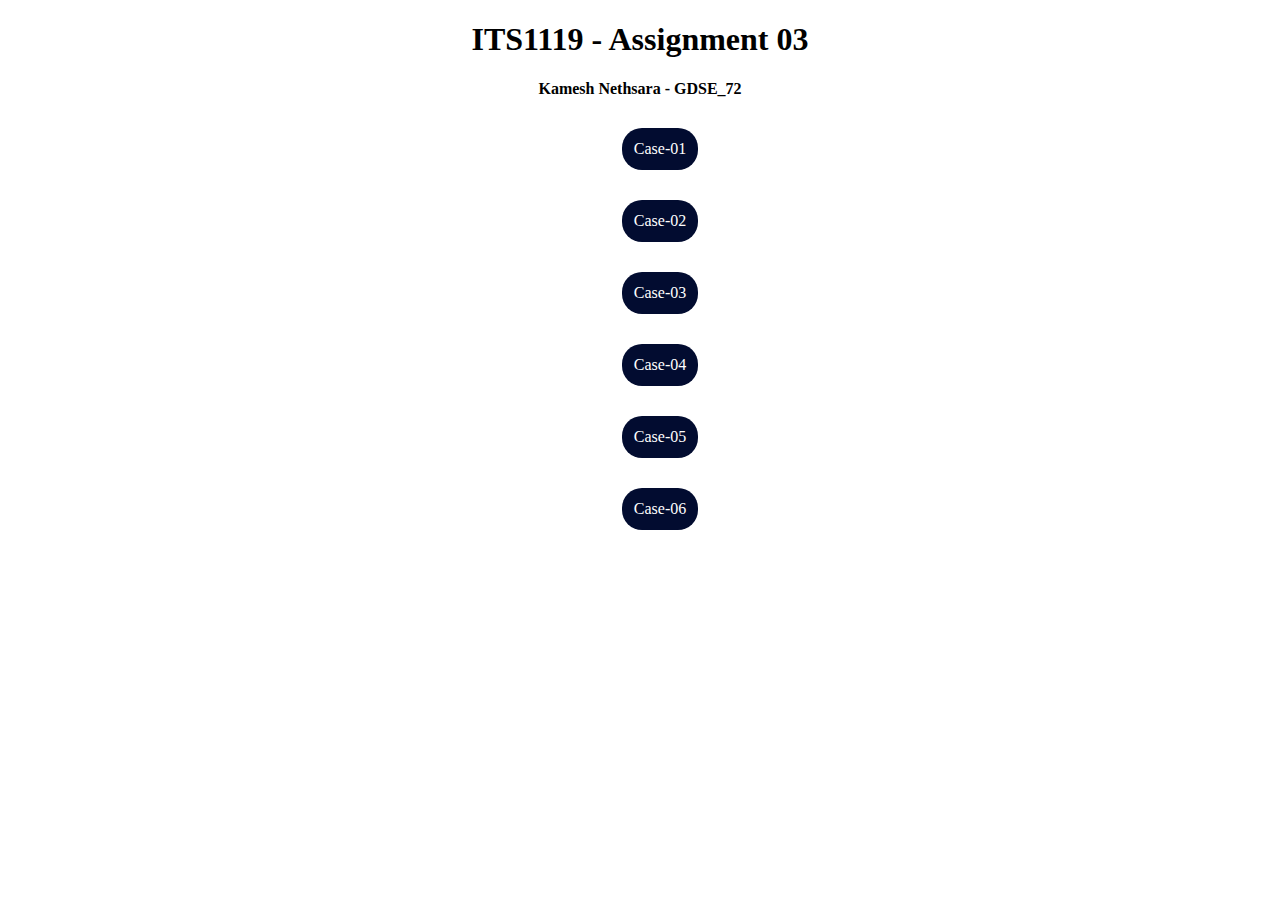
<file: index.html>
<!DOCTYPE html>
<html lang="en">
<head>
    <meta charset="UTF-8">
    <meta name="viewport" content="width=device-width, initial-scale=1.0">
    <title>ITS1119 - Assignment 03</title>
    <link rel="icon" href="/assets/images/ijse-img-logo.jpeg">
    <style>
        h1,h4,ul{
            text-align: center;
        }
        ul{
            list-style: none;
            
        }
        ul li{
            margin: 30px;
        }
        ul li a{
            display: inline-block; /* Fixes the transform issue */
            font-style: bold;
            text-decoration: none;
            background-color: rgb(2, 12, 48);
            padding: 12px;
            border-radius: 20px;
            color: white;

            transition: background-color 0.3s ease-in-out, scale 0.3s ease-in-out ;
           
        }
        ul li a:hover{
            background-color:greenyellow;
            color:rgb(2, 12, 48);
            /* transform: scale(2); */
            scale: 1.2;
        }
    </style>
</head>
<body>
    <h1>ITS1119 - Assignment 03</h1>
    <h4>Kamesh Nethsara - GDSE_72</h4>
    
    <ul>
        <li><a href="/pages/case-1.html">Case-01</a></li>
        <li><a href="/pages/case-2.html">Case-02</a></li>
        <li><a href="/pages/case-3.html">Case-03</a></li>
        <li><a href="/pages/case-4.html">Case-04</a></li>
        <li><a href="/pages/case-5.html">Case-05</a></li>
        <li><a href="/pages/case-6.html">Case-06</a></li>
    </ul>
</body>
</html>
</file>
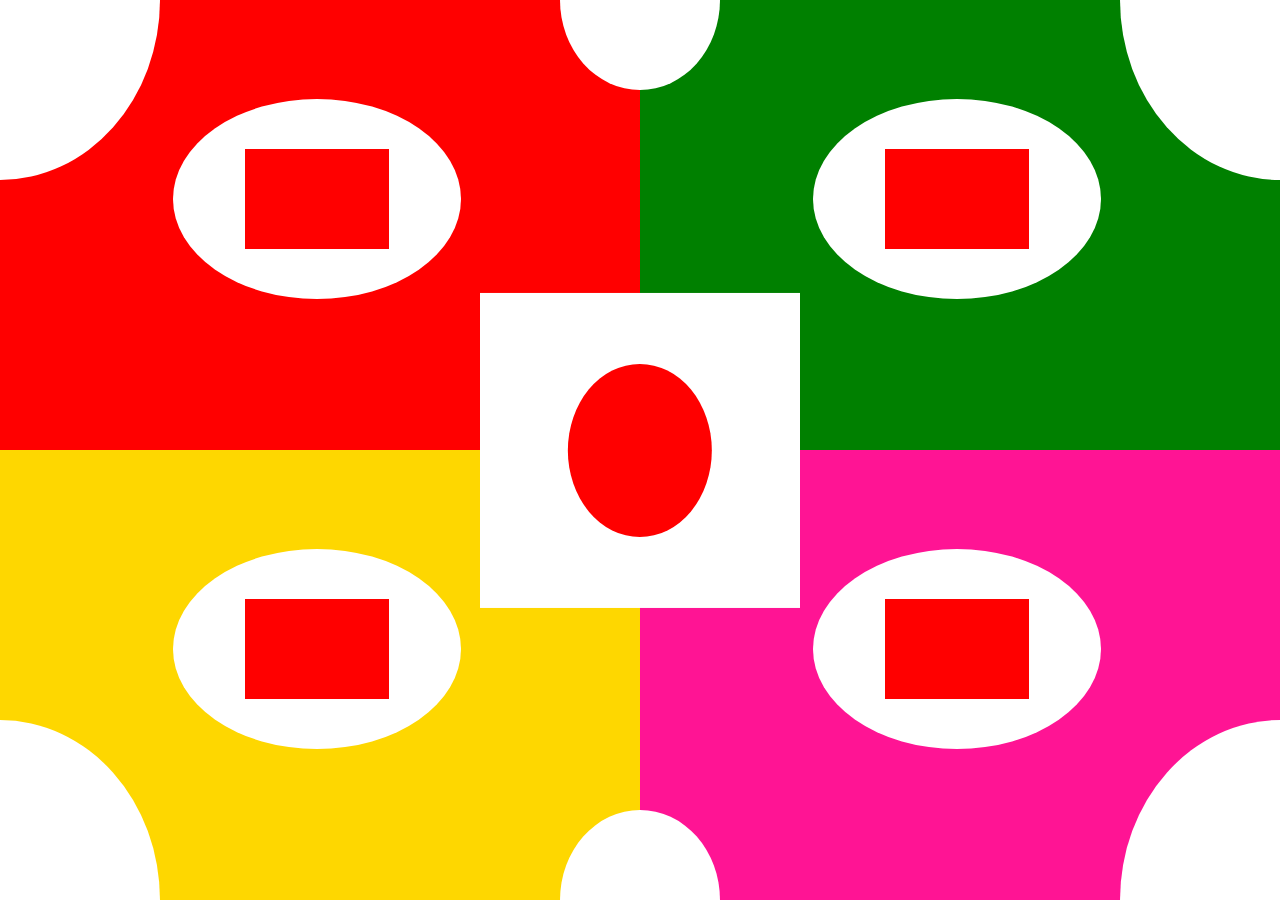
<file: pages/case-1.html>
<!DOCTYPE html>
<html lang="en">
<head>
    <meta charset="UTF-8">
    <meta name="viewport" content="width=device-width, initial-scale=1.0">
    <title>ITS1119 - Assignment 03 - Case 01</title>
    <link rel="stylesheet" href="/css/case-1.css">
    <link rel="icon" href="/assets/images/ijse-img-logo.jpeg">
</head>
<body>
    <div class="art-container">
        <div class="box box-top-left">
            <div class="circle c-top-left">
                <div class="box-in-circle bc-top-left "></div>
            </div>
            <div class="box-half top-right"></div>
        </div>
        <div class="box box-top-right">
            <div class="circle c-top-right">
                <div class="box-in-circle bc-top-right "></div>
            </div>
            <div class="box-half top-left"></div>
        </div>
        <div class="box box-bottom-left">
            <div class="circle c-bottom-left">
                <div class="box-in-circle bc-bottom-left "></div>
            </div>
            <div class="box-half bottom-right"></div>
        </div>
        <div class="box box-bottom-right">
            <div class="circle c-bottom-right">
                <div class="box-in-circle bc-bottom-right "></div>
            </div>
            <div class="box-half bottom-left"></div>
        </div>

        <div class="box-half top-left"></div>
        <div class="box-half top-right"></div>
        <div class="box-half bottom-left"></div>
        <div class="box-half bottom-right"></div>

        <div class="box-middle">
            <div class="circle c-middle">
        </div>
    </div>
</body>
</html>
</file>
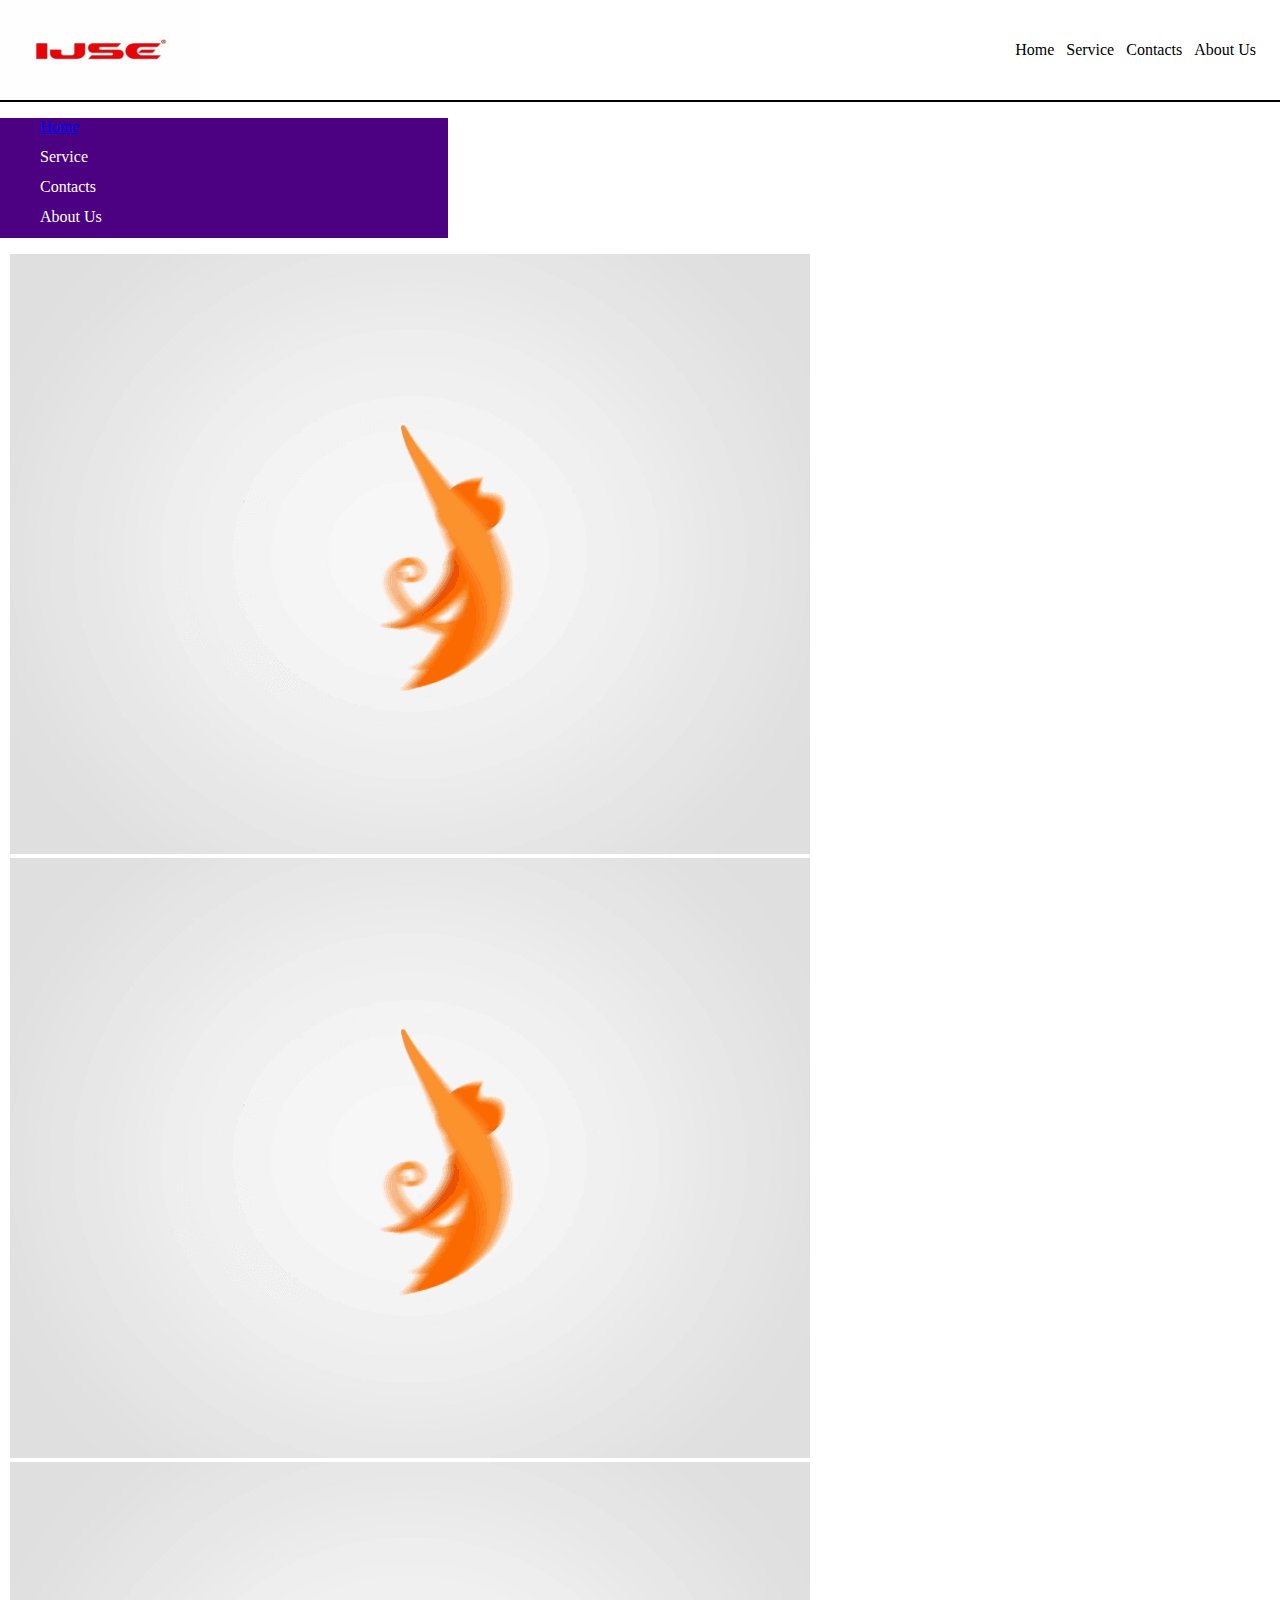
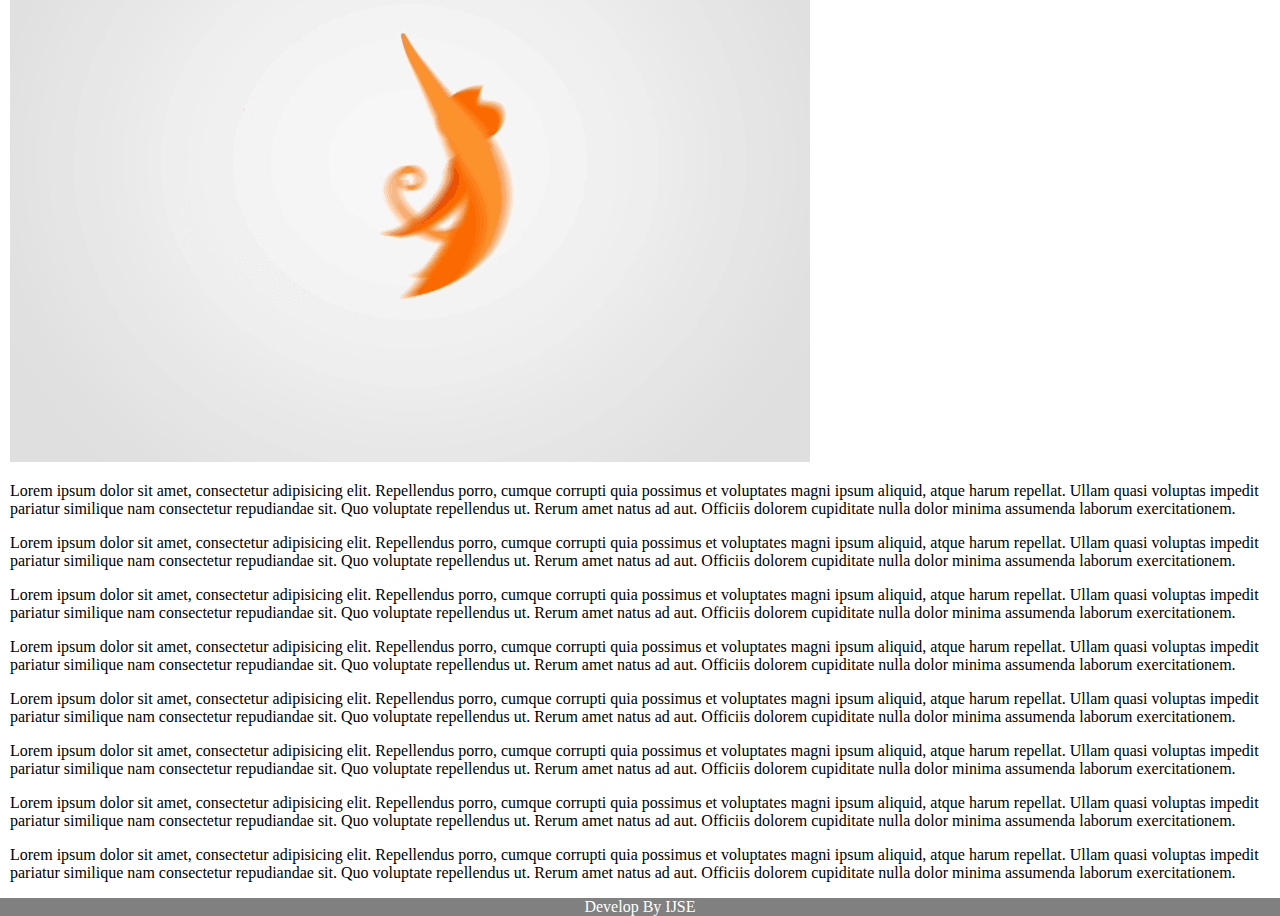
<file: pages/case-2.html>
<!DOCTYPE html>
<html lang="en">
<head>
    <meta charset="UTF-8">
    <meta name="viewport" content="width=device-width, initial-scale=1.0">
    <title>ITS1119 - Assignment 03 - Case 02</title>
    <link rel="stylesheet" href="/css/case-2.css">
    <link rel="icon" href="/assets/images/ijse-img-logo.jpeg">
</head>
<body>
    <header class="header-container">
        <img id="ijse-logo" src="/assets/images/ijse-img-logo.jpeg" alt="ijse-logo-img">
        <div class="nav-container">
            <nav>
                <ul>
                    <li>Home</li>
                    <li>Service</li>
                    <li>Contacts</li>
                    <li>About Us</li>
                </ul>
            </nav>
        </div>
    </header>
    <hr>
    <section class="section-body">
        <div class="box-left">
            <div class="side-nav">
                <nav>
                    <ul>
                        <li id="home-nav"><a href="#home">Home</a></li>
                        <li>Service</li>
                        <li>Contacts</li>
                        <li>About Us</li>
                    </ul>
                </nav>
            </div>
        </div>
        <div class="box-right">
            
            <div class="details">
                <div class="video-container">
                    <img src="/assets/images/orange-monkey.gif"></img>
                    <img src="/assets/images/orange-monkey.gif"></img>
                    <img src="/assets/images/orange-monkey.gif"></img>
                </div>
                <div class="pragraph-container">
                    <p>Lorem ipsum dolor sit amet, consectetur adipisicing elit. 
                        Repellendus porro, cumque corrupti quia possimus et voluptates 
                        magni ipsum aliquid, atque harum repellat. Ullam quasi voluptas 
                        impedit pariatur similique nam consectetur repudiandae sit. 
                        Quo voluptate repellendus ut. Rerum amet natus ad aut. 
                        Officiis dolorem cupiditate nulla dolor minima assumenda 
                        laborum exercitationem.
                    </p>
                    <p>Lorem ipsum dolor sit amet, consectetur adipisicing elit. 
                        Repellendus porro, cumque corrupti quia possimus et voluptates 
                        magni ipsum aliquid, atque harum repellat. Ullam quasi voluptas 
                        impedit pariatur similique nam consectetur repudiandae sit. 
                        Quo voluptate repellendus ut. Rerum amet natus ad aut. 
                        Officiis dolorem cupiditate nulla dolor minima assumenda 
                        laborum exercitationem.
                    </p>
                    <p>Lorem ipsum dolor sit amet, consectetur adipisicing elit. 
                        Repellendus porro, cumque corrupti quia possimus et voluptates 
                        magni ipsum aliquid, atque harum repellat. Ullam quasi voluptas 
                        impedit pariatur similique nam consectetur repudiandae sit. 
                        Quo voluptate repellendus ut. Rerum amet natus ad aut. 
                        Officiis dolorem cupiditate nulla dolor minima assumenda 
                        laborum exercitationem.
                    </p>
                    <p>Lorem ipsum dolor sit amet, consectetur adipisicing elit. 
                        Repellendus porro, cumque corrupti quia possimus et voluptates 
                        magni ipsum aliquid, atque harum repellat. Ullam quasi voluptas 
                        impedit pariatur similique nam consectetur repudiandae sit. 
                        Quo voluptate repellendus ut. Rerum amet natus ad aut. 
                        Officiis dolorem cupiditate nulla dolor minima assumenda 
                        laborum exercitationem.
                    </p>
                    <p>Lorem ipsum dolor sit amet, consectetur adipisicing elit. 
                        Repellendus porro, cumque corrupti quia possimus et voluptates 
                        magni ipsum aliquid, atque harum repellat. Ullam quasi voluptas 
                        impedit pariatur similique nam consectetur repudiandae sit. 
                        Quo voluptate repellendus ut. Rerum amet natus ad aut. 
                        Officiis dolorem cupiditate nulla dolor minima assumenda 
                        laborum exercitationem.
                    </p>
                    <p>Lorem ipsum dolor sit amet, consectetur adipisicing elit. 
                        Repellendus porro, cumque corrupti quia possimus et voluptates 
                        magni ipsum aliquid, atque harum repellat. Ullam quasi voluptas 
                        impedit pariatur similique nam consectetur repudiandae sit. 
                        Quo voluptate repellendus ut. Rerum amet natus ad aut. 
                        Officiis dolorem cupiditate nulla dolor minima assumenda 
                        laborum exercitationem.
                    </p>
                    <p>Lorem ipsum dolor sit amet, consectetur adipisicing elit. 
                        Repellendus porro, cumque corrupti quia possimus et voluptates 
                        magni ipsum aliquid, atque harum repellat. Ullam quasi voluptas 
                        impedit pariatur similique nam consectetur repudiandae sit. 
                        Quo voluptate repellendus ut. Rerum amet natus ad aut. 
                        Officiis dolorem cupiditate nulla dolor minima assumenda 
                        laborum exercitationem.
                    </p>
                    <p>Lorem ipsum dolor sit amet, consectetur adipisicing elit. 
                        Repellendus porro, cumque corrupti quia possimus et voluptates 
                        magni ipsum aliquid, atque harum repellat. Ullam quasi voluptas 
                        impedit pariatur similique nam consectetur repudiandae sit. 
                        Quo voluptate repellendus ut. Rerum amet natus ad aut. 
                        Officiis dolorem cupiditate nulla dolor minima assumenda 
                        laborum exercitationem.
                    </p>
                </div>
            </div>
        </div>
       
        <!-- <main>
            <section id="home-section">
                <div class="side-nav">
                    <nav>
                        <ul>
                            <li id="home-nav"><a href="#home">Home</a></li>
                            <li>Service</li>
                            <li>Contacts</li>
                            <li>About Us</li>
                        </ul>
                    </nav>
                </div>
                <div class="details">
                    <div class="video-container">
                        <video src="/assets/videos/orange-swing-monkey.mp4"></video>
                        <video src="/assets/videos/orange-swing-monkey.mp4"></video>
                        <video src="/assets/videos/orange-swing-monkey.mp4"></video>
                    </div>
                    <div class="pragraph-container">
                        <p>Lorem ipsum dolor sit amet, consectetur adipisicing elit. 
                            Repellendus porro, cumque corrupti quia possimus et voluptates 
                            magni ipsum aliquid, atque harum repellat. Ullam quasi voluptas 
                            impedit pariatur similique nam consectetur repudiandae sit. 
                            Quo voluptate repellendus ut. Rerum amet natus ad aut. 
                            Officiis dolorem cupiditate nulla dolor minima assumenda 
                            laborum exercitationem.
                        </p>
                        <p>Lorem ipsum dolor sit amet, consectetur adipisicing elit. 
                            Repellendus porro, cumque corrupti quia possimus et voluptates 
                            magni ipsum aliquid, atque harum repellat. Ullam quasi voluptas 
                            impedit pariatur similique nam consectetur repudiandae sit. 
                            Quo voluptate repellendus ut. Rerum amet natus ad aut. 
                            Officiis dolorem cupiditate nulla dolor minima assumenda 
                            laborum exercitationem.
                        </p>
                        <p>Lorem ipsum dolor sit amet, consectetur adipisicing elit. 
                            Repellendus porro, cumque corrupti quia possimus et voluptates 
                            magni ipsum aliquid, atque harum repellat. Ullam quasi voluptas 
                            impedit pariatur similique nam consectetur repudiandae sit. 
                            Quo voluptate repellendus ut. Rerum amet natus ad aut. 
                            Officiis dolorem cupiditate nulla dolor minima assumenda 
                            laborum exercitationem.
                        </p>
                        <p>Lorem ipsum dolor sit amet, consectetur adipisicing elit. 
                            Repellendus porro, cumque corrupti quia possimus et voluptates 
                            magni ipsum aliquid, atque harum repellat. Ullam quasi voluptas 
                            impedit pariatur similique nam consectetur repudiandae sit. 
                            Quo voluptate repellendus ut. Rerum amet natus ad aut. 
                            Officiis dolorem cupiditate nulla dolor minima assumenda 
                            laborum exercitationem.
                        </p>
                        <p>Lorem ipsum dolor sit amet, consectetur adipisicing elit. 
                            Repellendus porro, cumque corrupti quia possimus et voluptates 
                            magni ipsum aliquid, atque harum repellat. Ullam quasi voluptas 
                            impedit pariatur similique nam consectetur repudiandae sit. 
                            Quo voluptate repellendus ut. Rerum amet natus ad aut. 
                            Officiis dolorem cupiditate nulla dolor minima assumenda 
                            laborum exercitationem.
                        </p>
                        <p>Lorem ipsum dolor sit amet, consectetur adipisicing elit. 
                            Repellendus porro, cumque corrupti quia possimus et voluptates 
                            magni ipsum aliquid, atque harum repellat. Ullam quasi voluptas 
                            impedit pariatur similique nam consectetur repudiandae sit. 
                            Quo voluptate repellendus ut. Rerum amet natus ad aut. 
                            Officiis dolorem cupiditate nulla dolor minima assumenda 
                            laborum exercitationem.
                        </p>
                        <p>Lorem ipsum dolor sit amet, consectetur adipisicing elit. 
                            Repellendus porro, cumque corrupti quia possimus et voluptates 
                            magni ipsum aliquid, atque harum repellat. Ullam quasi voluptas 
                            impedit pariatur similique nam consectetur repudiandae sit. 
                            Quo voluptate repellendus ut. Rerum amet natus ad aut. 
                            Officiis dolorem cupiditate nulla dolor minima assumenda 
                            laborum exercitationem.
                        </p>
                        <p>Lorem ipsum dolor sit amet, consectetur adipisicing elit. 
                            Repellendus porro, cumque corrupti quia possimus et voluptates 
                            magni ipsum aliquid, atque harum repellat. Ullam quasi voluptas 
                            impedit pariatur similique nam consectetur repudiandae sit. 
                            Quo voluptate repellendus ut. Rerum amet natus ad aut. 
                            Officiis dolorem cupiditate nulla dolor minima assumenda 
                            laborum exercitationem.
                        </p>
                        <section id="#home">
                            <p>
                                Lorem ipsum dolor sit amet consectetur adipisicing elit. 
                                Quos molestiae illo quidem molestias maiores est doloribus 
                                qui saepe repellat dolorum!
                            </p>
                            <p>
                                Lorem ipsum dolor sit amet consectetur adipisicing elit. 
                                Quos molestiae illo quidem molestias maiores est doloribus 
                                qui saepe repellat dolorum!
                            </p>
                            <p>
                                Lorem ipsum dolor sit amet consectetur adipisicing elit. 
                                Quos molestiae illo quidem molestias maiores est doloribus 
                                qui saepe repellat dolorum!
                            </p>
                            <p>
                                Lorem ipsum dolor sit amet consectetur adipisicing elit. 
                                Quos molestiae illo quidem molestias maiores est doloribus 
                                qui saepe repellat dolorum!
                            </p>
                            <p>
                                Lorem ipsum dolor sit amet consectetur adipisicing elit. 
                                Quos molestiae illo quidem molestias maiores est doloribus 
                                qui saepe repellat dolorum!
                            </p>
                        </section>
                    </div>
                </div>
            </section>
        </main> -->

    </section>
    <footer>
        Develop By IJSE
    </footer>
</body>
</html>
</file>
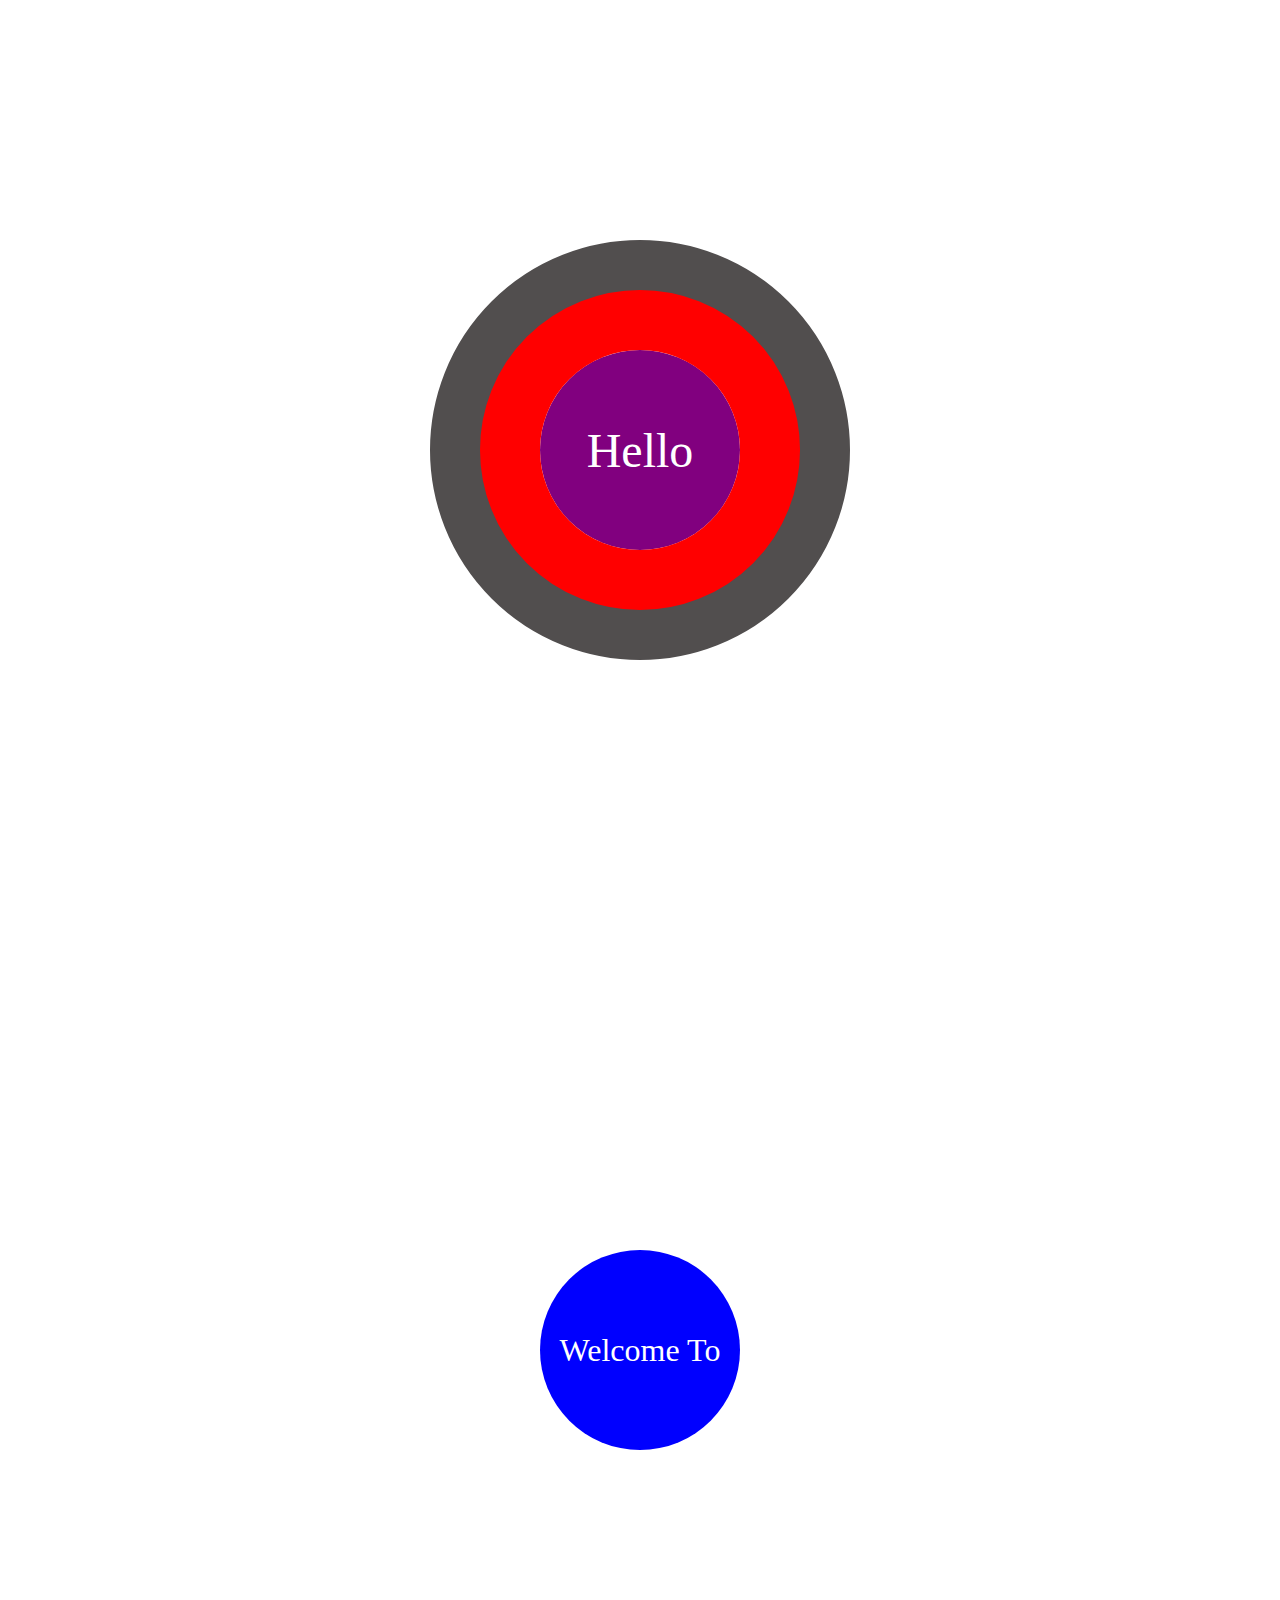
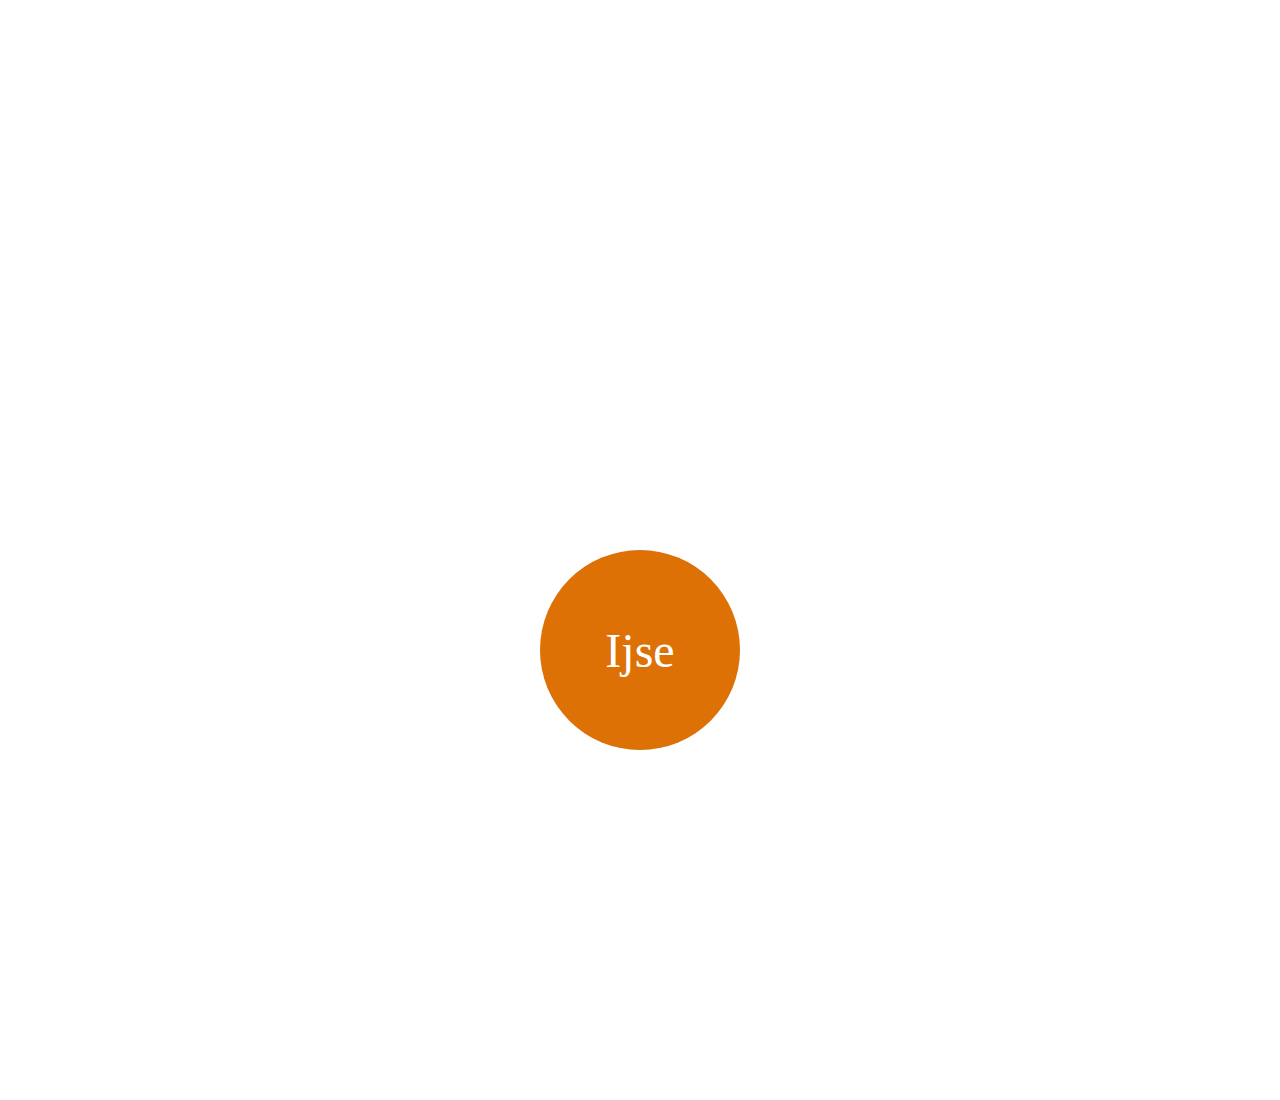
<file: pages/case-3.html>
<!DOCTYPE html>
<html lang="en">
<head>
    <meta charset="UTF-8">
    <meta name="viewport" content="width=device-width, initial-scale=1.0">
    <title>ITS1119 - Assignment 03 - Case 03</title>
    <link rel="stylesheet" href="/css/case-3.css">
    <link rel="icon" href="/assets/images/ijse-img-logo.jpeg">
</head>
<body>
    <div class="page">
        <div class="circle-hello">Hello</div>
    </div>
    <div class="page">
        <div class="circle-welcome">Welcome To</div>
    </div>
    <div class="page">
        <div class="circle-ijse">Ijse</div>
    </div>
    
    <div class="circle-gray-border">
        <div class="circle-red-border"></div>
    </div>
</body>
</html>
</file>
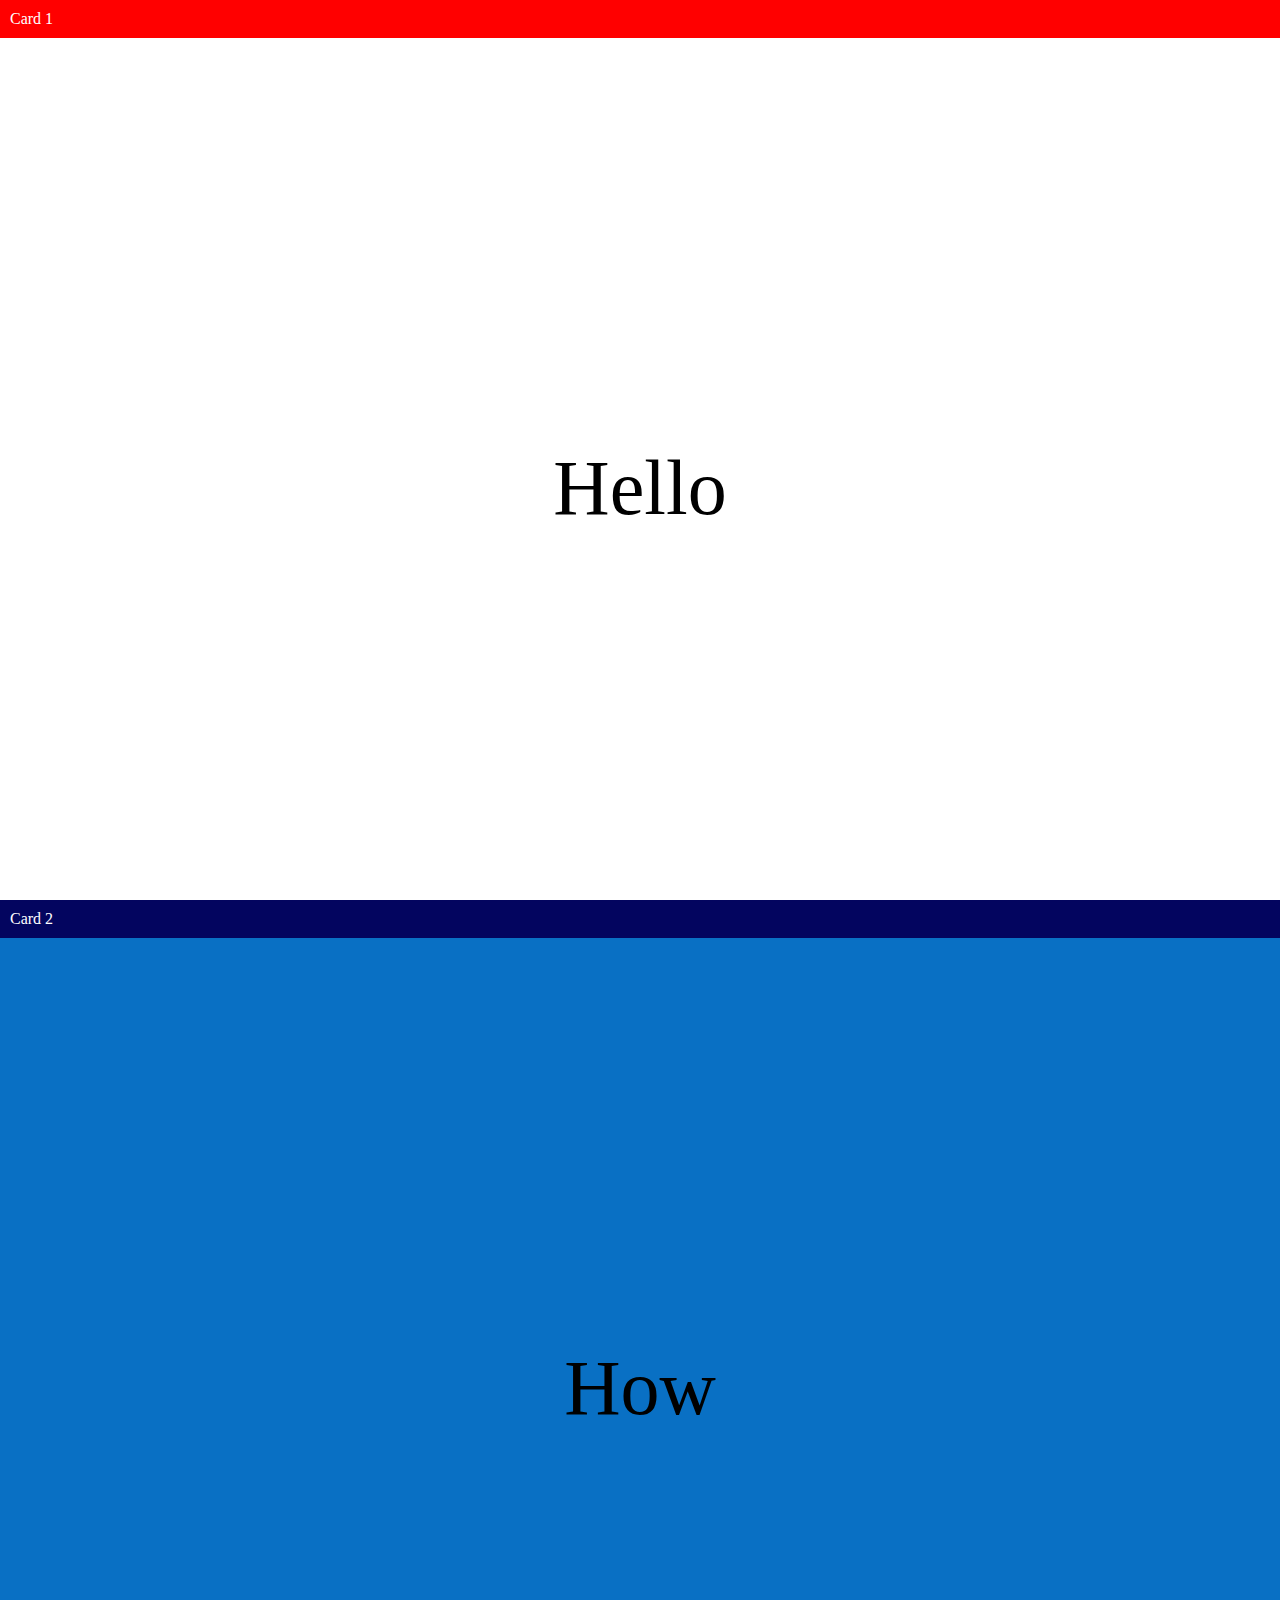
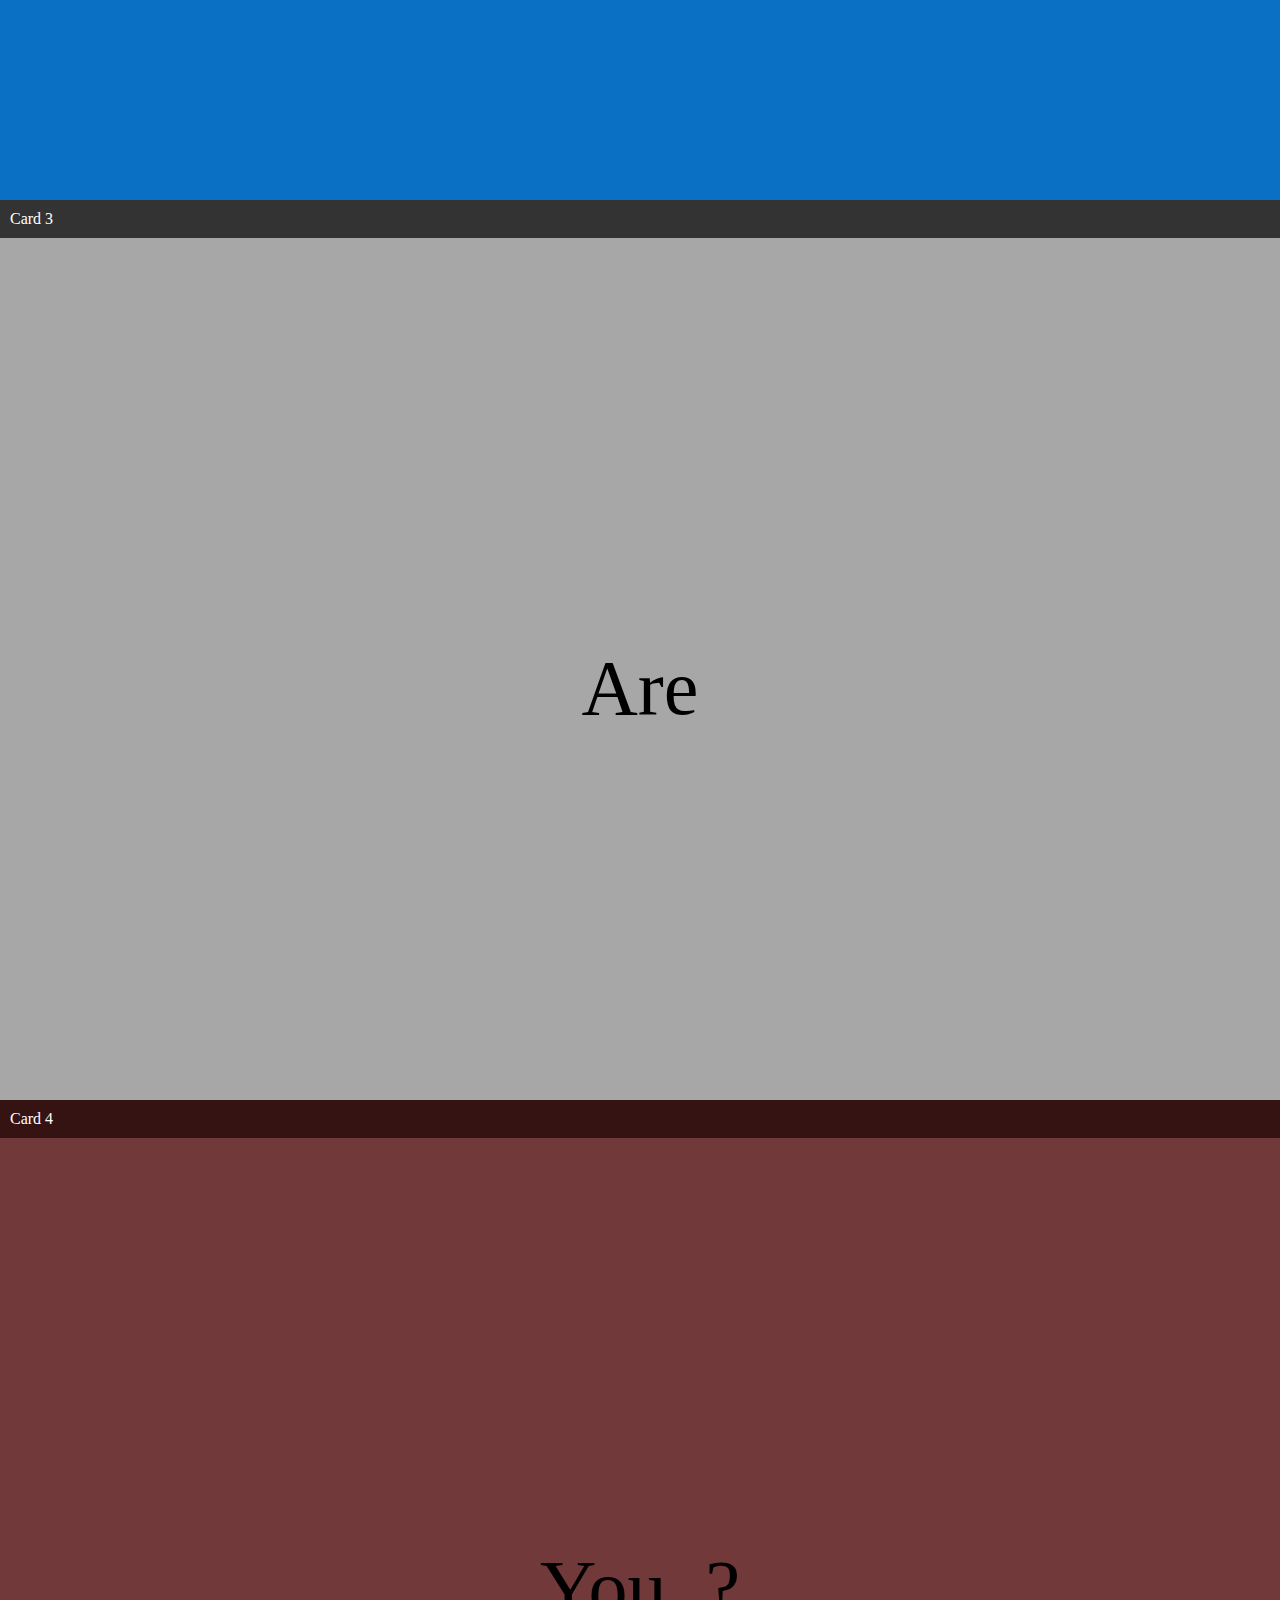
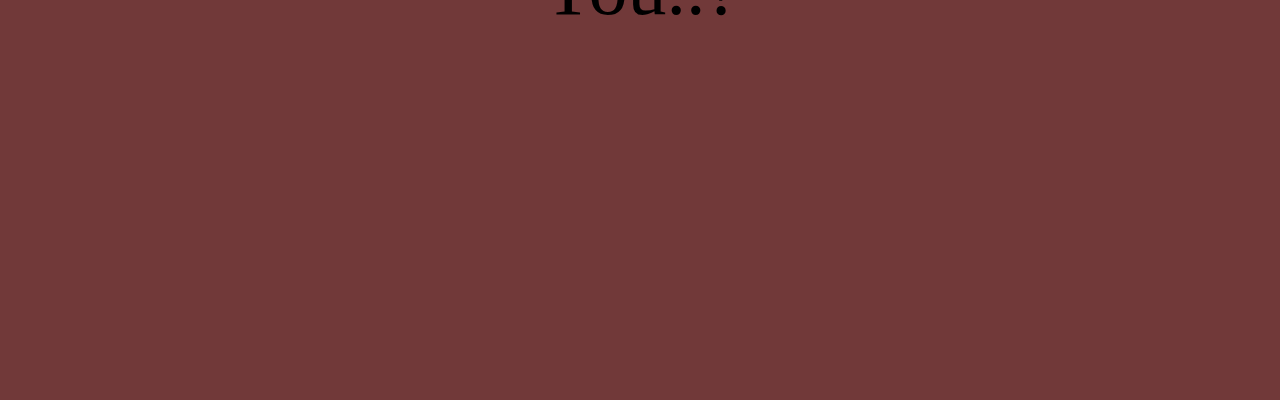
<file: pages/case-4.html>
<!DOCTYPE html>
<html lang="en">
<head>
    <meta charset="UTF-8">
    <meta name="viewport" content="width=device-width, initial-scale=1.0">
    <title>ITS1119 - Assignment 03 - Case 04</title>
    <link rel="stylesheet" href="/css/case-4.css">
    <link rel="icon" href="/assets/images/ijse-img-logo.jpeg">
</head>
<body>
    <div class="page page-1">
        <header class="header-1"><span>Card 1</span></header>
        <p>Hello</p>
    </div>
    <div class="page page-2">
        <header class="header-2"><span>Card 2</span></header>
        <p>How</p>
    </div>
    <div class="page page-3">
        <header class="header-3"><span>Card 3</span></header>
        <p>Are</p>
    </div>
    <div class="page page-4">
        <header class="header-4"><span>Card 4</span></header>
        <p>You..?</p>
    </div>
</body>
</html>
</file>
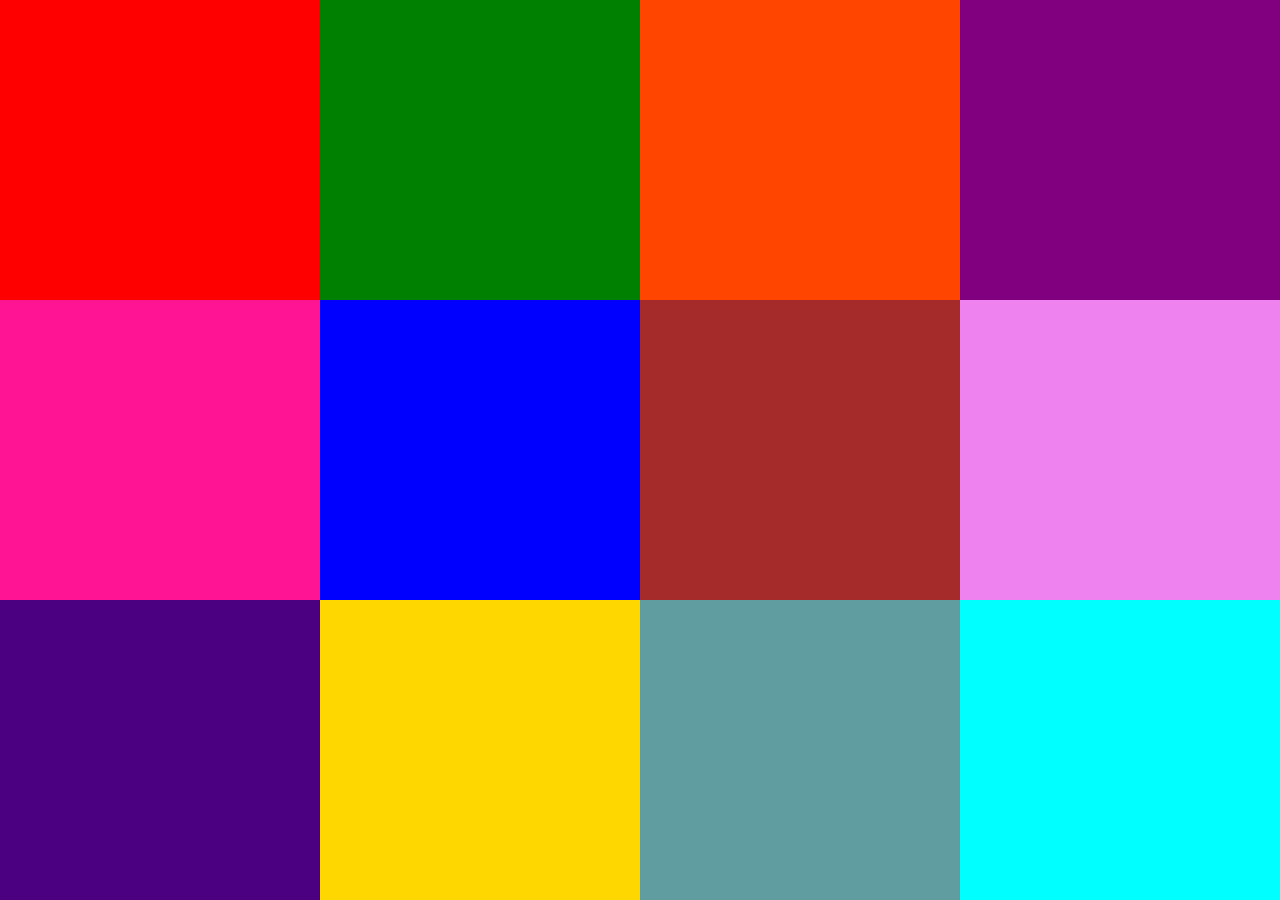
<file: pages/case-5.html>
<!DOCTYPE html>
<html lang="en">
<head>
    <meta charset="UTF-8">
    <meta name="viewport" content="width=device-width, initial-scale=1.0">
    <title>ITS1119 - Assignment 03 - Case 05</title>
    <link rel="stylesheet" href="/css/case-5.css">
    <link rel="icon" href="/assets/images/ijse-img-logo.jpeg">
</head>
<body>
   <div class="box-container">
    <div class="box box-1"></div>
    <div class="box box-2"></div>
    <div class="box box-3"></div>
    <div class="box box-4"></div>
    <div class="box box-5"></div>
    <div class="box box-6"></div>
    <div class="box box-7"></div>
    <div class="box box-8"></div>
    <div class="box box-9"></div>
    <div class="box box-10"></div>
    <div class="box box-11"></div>
    <div class="box box-12"></div>
   </div>
</body>
</html>
</file>
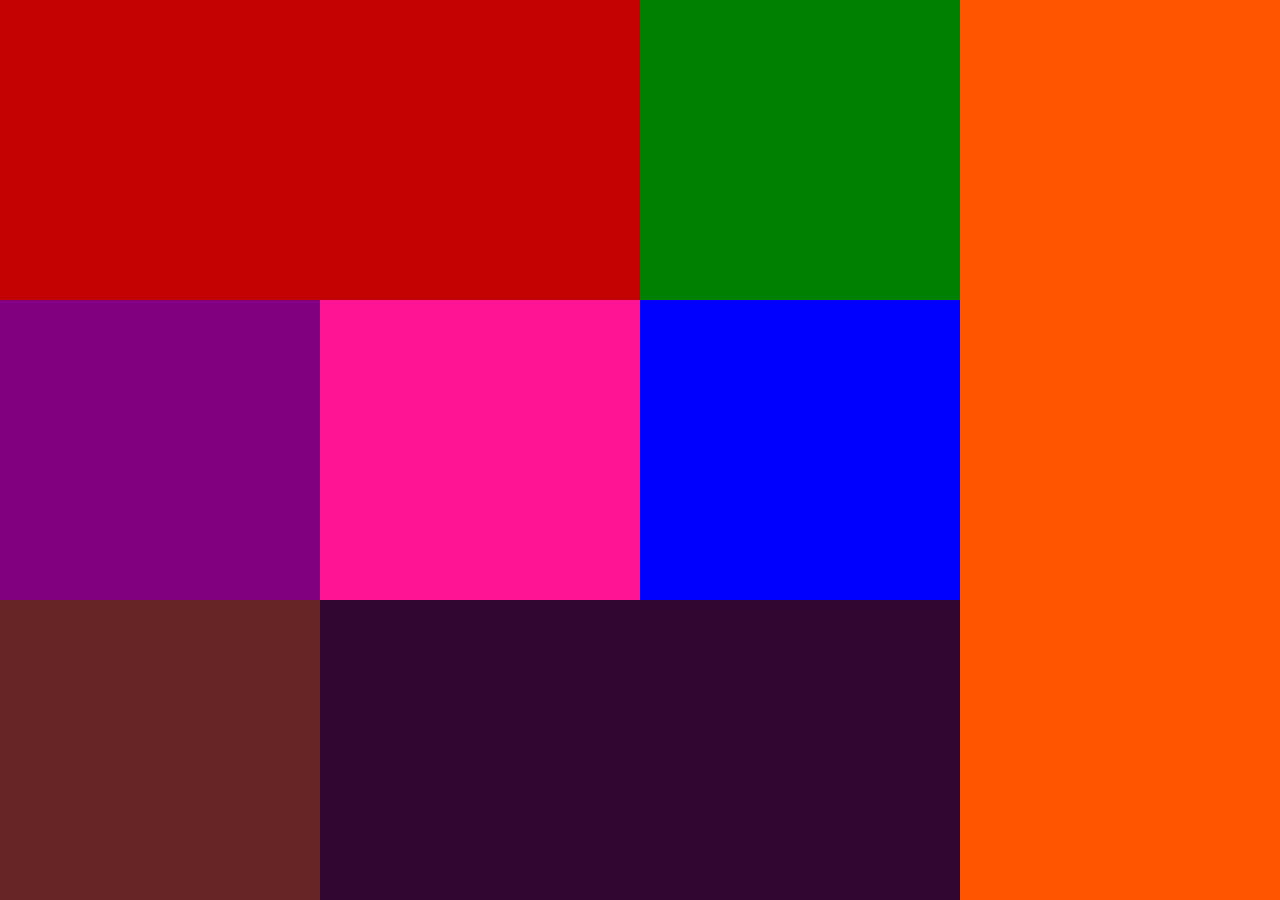
<file: pages/case-6.html>
<!DOCTYPE html>
<html lang="en">
<head>
    <meta charset="UTF-8">
    <meta name="viewport" content="width=device-width, initial-scale=1.0">
    <title>ITS1119 - Assignment 03 - Case 06</title>
    <link rel="stylesheet" href="/css/case-6.css">
    <link rel="icon" href="/assets/images/ijse-img-logo.jpeg">
</head>
<body>
    <div class="container">
        <div class="box red"></div>
        <div class="box green"></div>
        <div class="box orange"></div>
        <div class="box purple"></div>
        <div class="box pink"></div>
        <div class="box blue"></div>
        <div class="box brown"></div>
        <div class="box darkpurple"></div>
    </div>
</body>
</html>
</file>
<file: css/case-1.css>
body{
    margin: 0;
    background-color: black;
   

}
.box{
    position: flex;

    width: 50%;
    height: 50%;

    position: absolute;
}
.box-top-left{
    background-color: red;
    top: 0;
    left: 0;

}
.box-top-right{
    background-color: green;
    top: 0;
    right: 0;
}
.box-bottom-left{
    background-color: #fed700;
    bottom: 0;
    left: 0;
}
.box-bottom-right{
    background-color: #ff1494;
    bottom: 0;
    right: 0;
}

/* 90 hlaf box -------------------------------------------------------------------------------------*/
.box-half{
    width: 12.5%;
    height: 20%;
    background-color: white;

    position: absolute;
}
.top-left{
    top: 0;
    left: 0;
    border-bottom-right-radius: 100%;
}
.top-right{
    top: 0;
    right: 0;
    border-bottom-left-radius: 100%;
}
.bottom-left{
    bottom: 0;
    left: 0;
    border-top-right-radius: 100%;
}
.bottom-right{
    bottom: 0;
    right: 0;
    border-top-left-radius: 100%;
}

/* circle------------------------------------------------------------------------------ */
.circle{
    width:45%;
    /* height: 55%; */
    height: 200px;
    background-color: white;
    border-radius: 50%;

    position: relative;
}
.c-top-left{
    top: 22%;
    left:27%;
}
.c-top-right{
    top: 22%;
    right:-27%;
}
.c-bottom-left{
    bottom: -22%;
    left:27%;
}
.c-bottom-right{
    bottom: -22%;
    right:-27%;
}

/* box in circle------------------------------------------------------------------------------ */
.box-in-circle{
    background-color: red;
    width: 50%;
    height: 50%;
    position: absolute;
}
.bc-top-left{
    top: 25%;
    left: 25%;
}
.bc-top-right{
    top: 25%;
    right: 25%;
}
.bc-bottom-left{
    bottom: 25%;
    left: 25%;
}
.bc-bottom-right{
    bottom: 25%;
    right: 25%;
}

/* middle box------------------------------------------------------------------------------ */
.box-middle{

    width: 25%;
    height: 35%;

    background-color: white;

    position: absolute;

    transform: translate(150%, 93%);
}
.c-middle{
    position: relative;

    background-color: red;

    width:45%;
    height: 55%;

    transform: translate(61%,41%);

}
</file>
<file: css/case-2.css>
body{
    margin: 0;
  
}
.header-container{
    display: flex;
    justify-content: space-between;
    align-items: center;
}
.nav-container{
  margin: 12px;
}
.nav-container nav ul{  
    list-style: none;
    display: flex;
    justify-content: space-between;
   
    
}
.nav-container nav ul li{  
    padding-right: 12px;
}
#ijse-logo{
    width: 200px;
    height: 100px;
}

.side-nav{
    background-color:#4c0182;
    width: 35%;
}
.side-nav nav ul{  
    color: white;
    list-style: none;
}
.side-nav nav ul li{  
    padding-bottom: 12px;
}
/* ///////////////////////////////////////////////////////////////////// */
hr{
    margin: 0;
    border: 1.5px solid black;
}
#home{
    display: flex;
    justify-content: space-between;
}
.details{
    margin: 10px;
    margin-top: 0;  
}
.video-container video{
    width: 250px;
    height: 250px;
    border: 1px solid black;
    object-fit: cover;
    margin-top: 1px;
    
}
footer{
    background-color: grey;
    color: white;
    text-align: center;
}
</file>
<file: css/case-3.css>
body{
    margin: 0;
    height: 300vh;
}
.circle-gray-border{
    width: 300px;
    height: 300px;
    border: 60px solid rgb(81, 78, 78);
    border-radius: 50%;

    position: fixed;
    top: 50%;
    left: 50%;
      
    transform: translate(-50%,-50%);
}
.circle-red-border{
    width: 200px;
    height: 200px;
    border: 60px solid red;
    border-radius: 50%;

    position: relative;
    top: 50%;
    left: 50%;
      
    transform: translate(-50%,-50%);

}
.page{
    height: 100vh;
}
.circle-hello{
    width: 200px;
    height: 200px;
    background-color: #81007f;
    border-radius: 50%;
/* //////////////////////////// */
    color: white;
    font-size: 3rem;
    text-align: center;
    
    display: flex;
    align-items: center;
    justify-content: center;

    position: relative;
    top: 50%;
    left: 50%;
      
    transform: translate(-50%,-50%);

}
.circle-welcome{
    width: 200px;
    height: 200px;
    background-color: blue;
    border-radius: 50%;
/* //////////////////////////// */
    color: white;
    font-size: 2rem;
    text-align: center;
    
    display: flex;
    align-items: center;
    justify-content: center;

    position: relative;
    top: 50%;
    left: 50%;
      
    transform: translate(-50%,-50%);

}
.circle-ijse{
    width: 200px;
    height: 200px;
    background-color: #de7105;
    border-radius: 50%;
/* //////////////////////////// */
    color: white;
    font-size: 3rem;
    text-align: center;
    
    display: flex;
    align-items: center;
    justify-content: center;

    position: relative;
    top: 50%;
    left: 50%;
      
    transform: translate(-50%,-50%);

}
</file>
<file: css/case-4.css>
body{
    margin: 0;


}



.page{
    height: 100vh;
    margin: 0;
}
.page-1{
    background-color: white;
}
.page-2{
    background-color:rgb(9, 112, 196);
}
.page-3{
    background-color:rgb(167, 167, 167);
}
.page-4{
    background-color:rgb(113, 57, 57)
}



header{
    color: white;
    padding: 10px;

    position: sticky;
    top: 0vh;
}
.header-1{
    background-color:red;
}
.header-2{
    background-color:rgb(3, 5, 95);
}
.header-3{
    background-color:rgb(51, 51, 51);
}
.header-4{
    background-color:rgb(53, 19, 19);
}



p{
    margin: 0;
    padding: 0;

    font-size: 78px;

    position: relative;
    top: 50%;
    left: 50%;

    transform: translate(-50%,-50%);

    text-align: center;
}



span{
    padding: 0;
}
</file>
<file: css/case-5.css>
body{
    margin: 0;
}
.box-container{
    display: grid;
    grid-template-columns: repeat(4,1fr);
}
.box{
    width: 100%;
    height: 33.33vh;
}
.box-1{
    background-color: #fe0000;
}
.box-2{
    background-color: #008001;
}
.box-3{
    background-color: #ff4500;
}
.box-4{
    background-color: #81007f;
}
.box-5{
    background-color: #ff1494;
}
.box-6{
    background-color: #0000fe;
}
.box-7{
    background-color: #a52b2a;
}
.box-8{
    background-color: #ee82ef;
}
.box-9{
    background-color: #4b0081;
}
.box-10{
    background-color: #fed700;
}
.box-11{
    background-color: #609da0;
}
.box-12{
    background-color: #00ffff;
}
</file>
<file: css/case-6.css>
body{
    margin: 0;
}
.container {
    display: grid;
    grid-template-columns: repeat(4,1fr);
    grid-template-rows: repeat(3,1fr);

    height: 100vh;
}
.red { 
    background-color: rgb(197, 2, 2); 
    grid-column: 1/3; 
    grid-row: 1;
}
.green { 
    background-color: green;
    grid-row: 1; 
    grid-column: 3;
}
.orange { 
    background-color: rgb(255, 85, 0); 
    grid-column: 4;
    grid-row: 1/4;
}
.purple { 
    background-color: purple; 
    grid-row: 2; 
    grid-column: 1;
}
.pink { 
    background-color: deeppink; 
    grid-row: 2; 
    grid-column: 2;
}
.blue { 
    background-color: blue; 
    grid-row: 2; 
    grid-column: 3;
}
.brown { 
    background-color: rgb(103, 37, 37); 
    grid-row: 3; 
    grid-column: 1;
}
.darkpurple { 
    background-color: rgb(49, 6, 49);
    grid-column: 2/4; 
}
</file>
